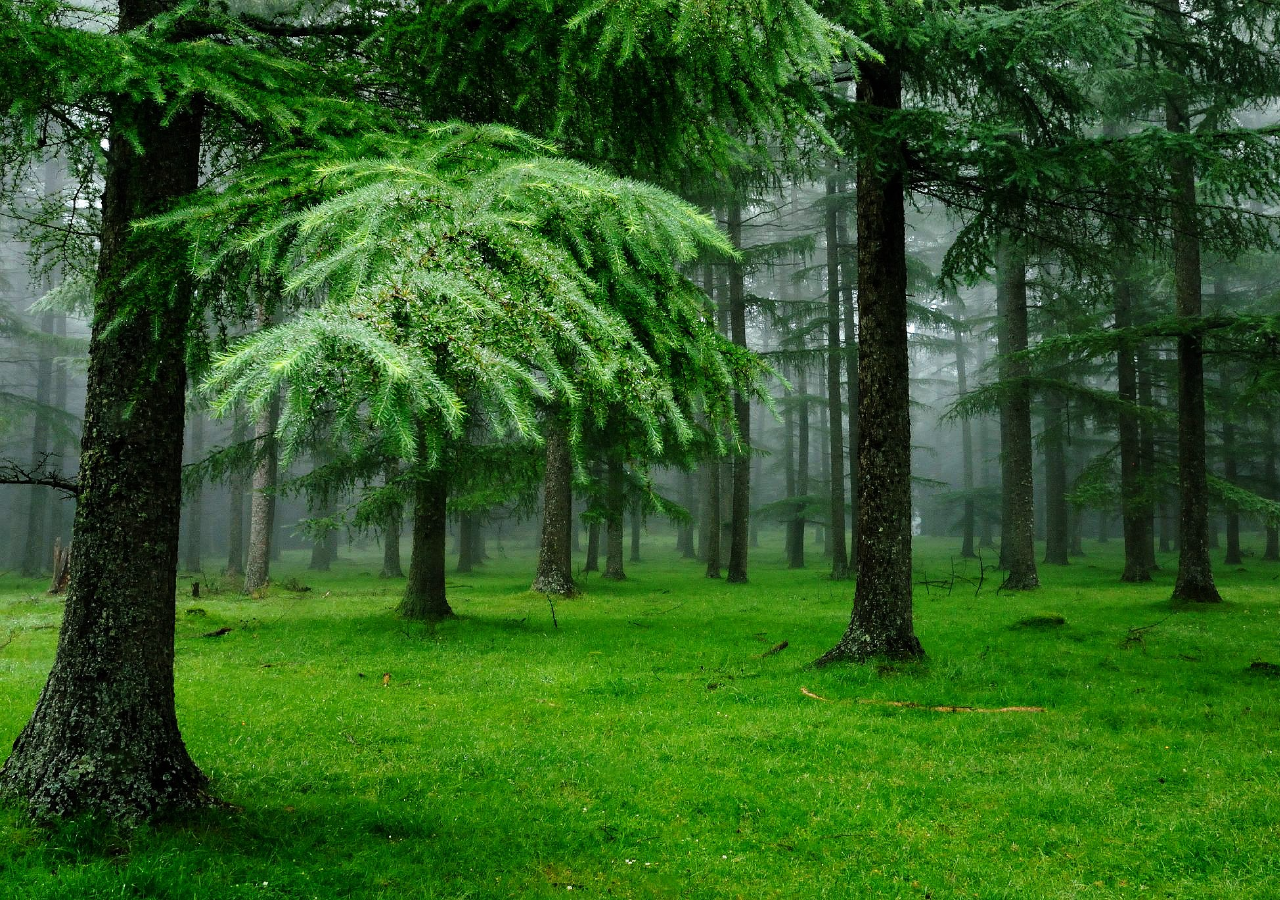
<file: index.html>
<!DOCTYPE html>
<html>
<head>
  <meta name="viewport" content="width=device-width, user-scalable=no, initial-scale=1.0, maximum-scale=1.0, minimum-scale=1.0">
<script src="https://ajax.googleapis.com/ajax/libs/jquery/3.4.1/jquery.min.js"></script>
<script> 
setTimeout(function(){
	$(document).ready(function(){
		$("div").animate({left: '100%'},(30000));
	});
}, 1000);
</script> 
<style type="text/css">
	body{
    overflow: hidden;
    background-image: url(trees.jpg);
    background-size: cover;
    background-repeat: no-repeat;
    background-attachment: fixed;
  }
div {
  width: 360px;
  height: 100px;
  background-image:url(move3.gif);
  background-size: 360px 100px;
  position: absolute;
  bottom: 0;
  left: -500px;
}
</style>
</head>
<body>

<div></div>

</body>
</html>
</file>
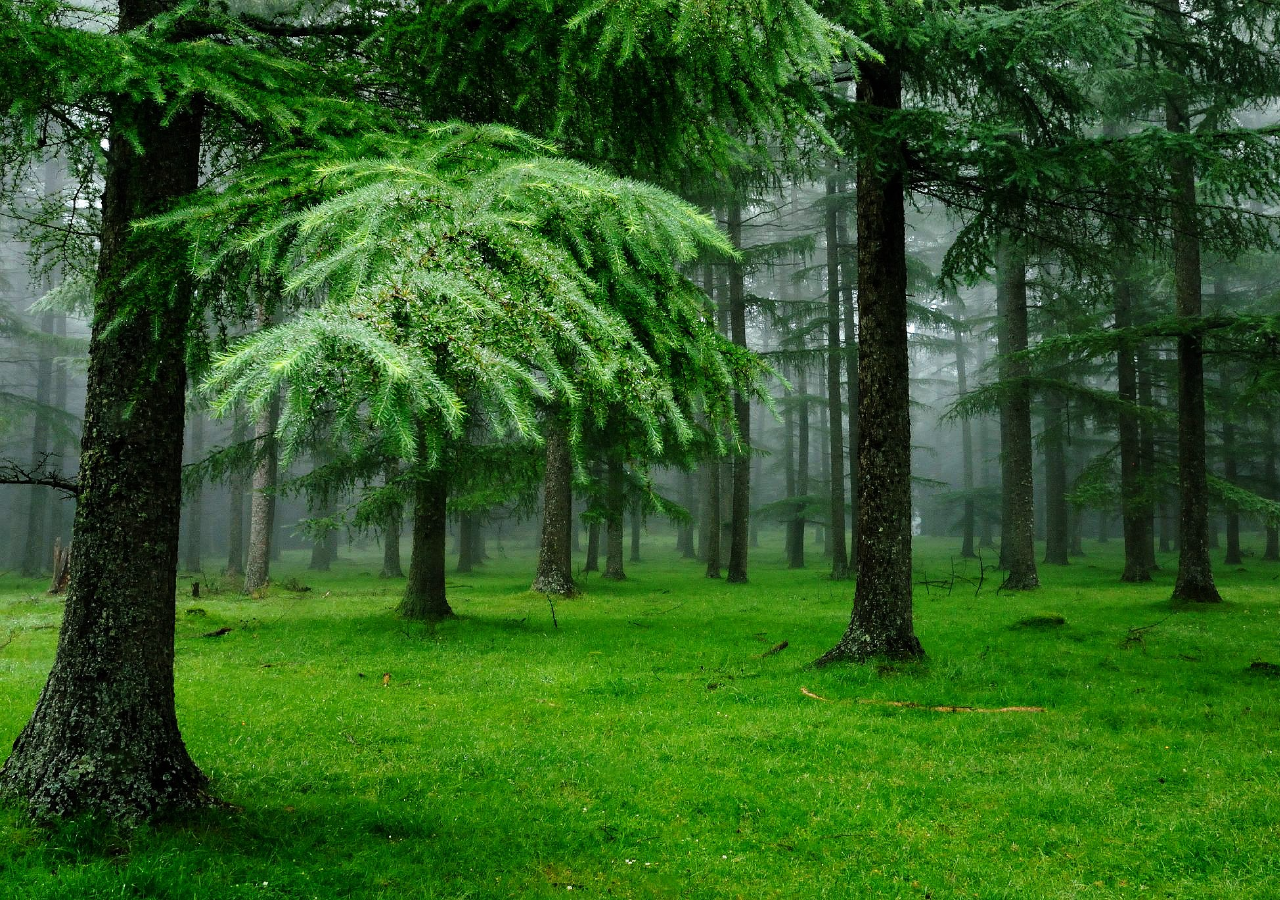
<file: index2.html>
<!DOCTYPE html>
<html>
<head>
<meta name="viewport" content="width=device-width, user-scalable=no, initial-scale=1.0, maximum-scale=1.0, minimum-scale=1.0">
<script type='text/javascript' src='http://code.jquery.com/jquery-1.9.1.js'></script>
<script type='text/javascript'>
$(document).ready(function(){
   setInterval(callMe,4000);
});
function callMe(){
   $("div").animate({left:'100%'},(30000)).fadeOut().animate({left:'-500px'}).fadeIn();
}

</script>
<style type="text/css">
	body{
    overflow: hidden;
    background-image: url(trees.jpg);
    background-size: cover;
    background-repeat: no-repeat;
    background-attachment: fixed;
  }
div {
  width: 360px;
  height: 100px;
  background-image:url(move3.gif);
  background-size: 360px 100px;
  position: absolute;
  bottom: 0;
  left: -500px;
}
</style>
</head>
<body>
  
  <div>
  </div>
</body>
</html>
</file>
